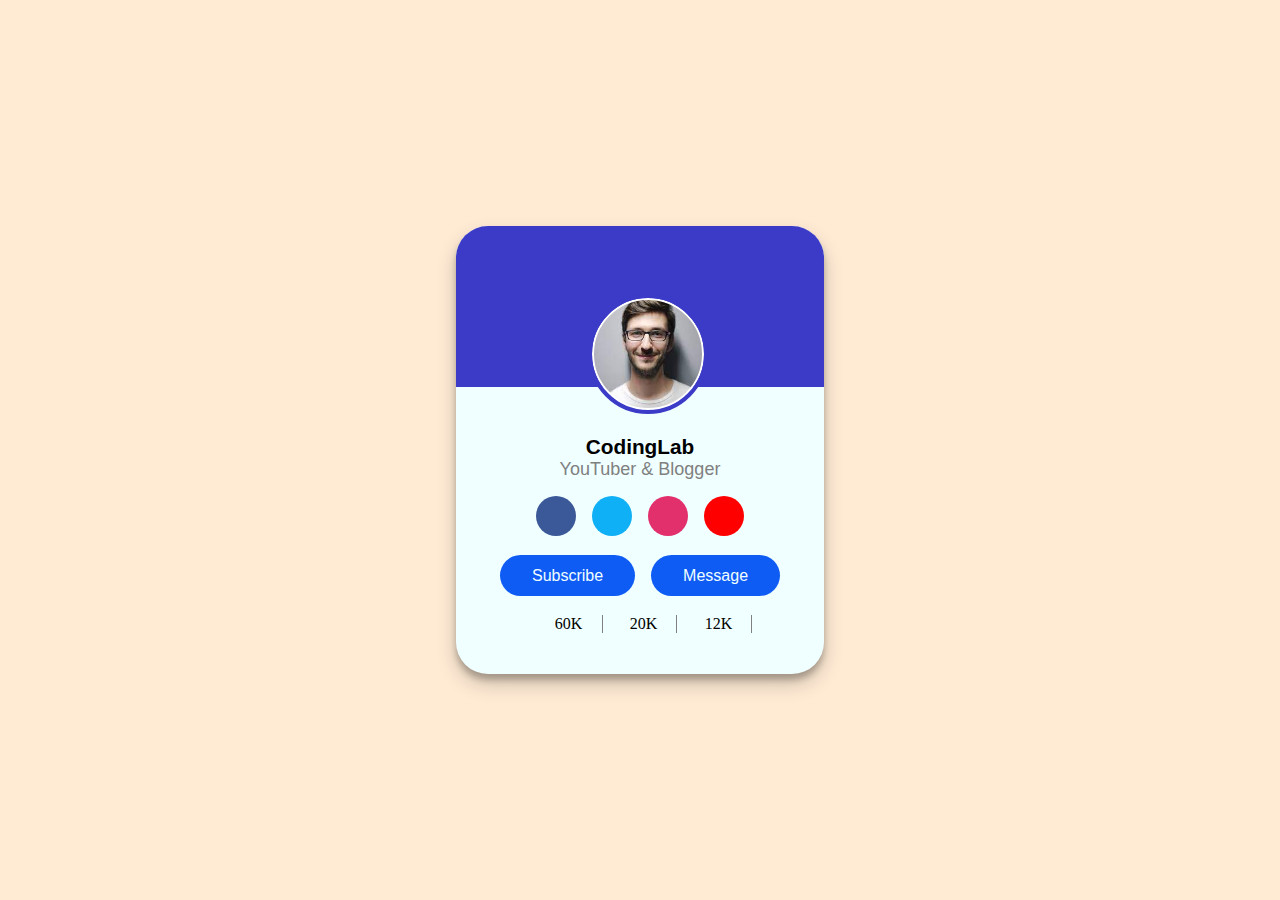
<file: Project1/index.html>
<!DOCTYPE html>
<html lang="en">
<head>
    <meta charset="UTF-8">
    <meta name="viewport" content="width=device-width, initial-scale=1.0">
    <title>Document</title>
    <link rel="stylesheet" href="style.css">
    <link rel="stylesheet" href="https://cdnjs.cloudflare.com/ajax/libs/font-awesome/6.4.2/css/all.min.css" integrity="sha512-z3gLpd7yknf1YoNbCzqRKc4qyor8gaKU1qmn+CShxbuBusANI9QpRohGBreCFkKxLhei6S9CQXFEbbKuqLg0DA==" crossorigin="anonymous" referrerpolicy="no-referrer" />

</head>
<body>
    <div class="maincontainer">
        <div class="cardbox">
            <div class="header">
                <div class="profilepicbox">
                </div> 
            </div>
            <div class="about">
                <p id =aboutname>CodingLab</p>
                <p id =aboutwork>YouTuber & Blogger</p>
            </div>

            <div class="logos">
               <div class="logo1">
                <i class="fa-brands fa-facebook-f" style="color: #ffffff;"></i>
               </div>
               <div class="logo2">
                <i class="fa-brands fa-twitter" style="color: #ffffff;"></i>
               </div>
               <div class="logo3">
                <i class="fa-brands fa-instagram" style="color: #ffffff;"></i>
               </div>
               <div class="logo4">
                <i class="fa-brands fa-youtube" style="color: #ffffff;"></i>
               </div>
            </div>

            <div class="buttons">
                <button>Subscribe</button>
                <button>Message</button>
            </div>

            <div class="engagements">
                <div class="likes">
                    <div class="box">
                        <i class="fa-regular fa-heart"></i>
                        <p>60K</p>
                    </div>
                </div>
                <div class="comments">
                    <div class="box">
                        <i class="fa-regular fa-comment"></i>
                        <p>20K</p>
                    </div>
                </div>
                <div class="shares">
                    <div class="box">
                        <i class="fa-solid fa-share"></i>
                        <p>12K</p>
                    </div>
                </div>  
            </div>
        </div>
    </div>
    
</body>
</html>
</file>
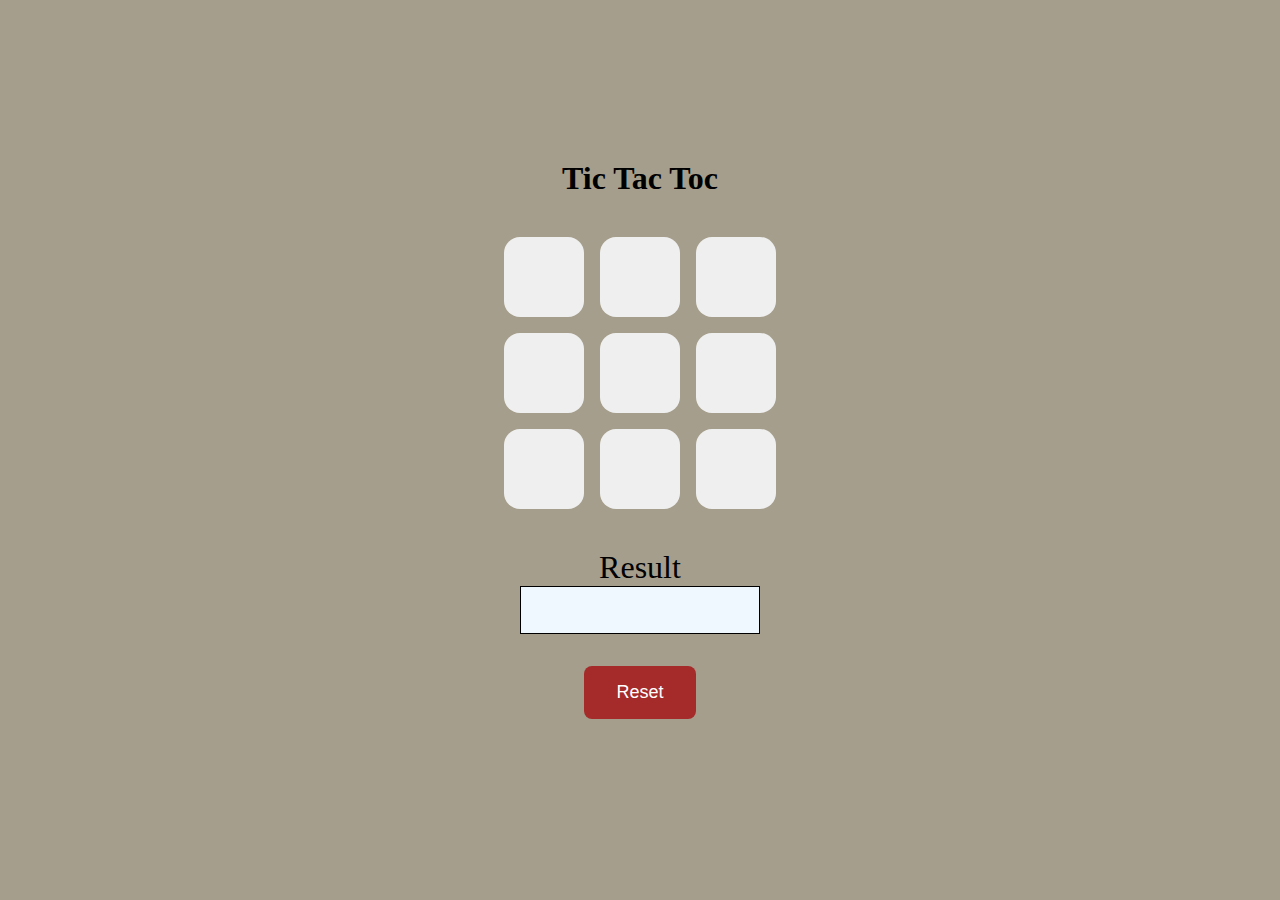
<file: Project10/index.html>
<!DOCTYPE html>
<html lang="en">
<head>
    <meta charset="UTF-8">
    <meta name="viewport" content="width=device-width, initial-scale=1.0">
    <title>Tic-Tac-Toe Game</title>
    <link rel="stylesheet" href="style.css">
</head>
<body>

    <div class="maincontainer">
        <h1>Tic Tac Toc</h1>
        <div class="boxes">
            <button class="box"></button>
            <button class="box"></button>
            <button class="box"></button>
            <button class="box"></button>
            <button class="box"></button>
            <button class="box"></button>
            <button class="box"></button>
            <button class="box"></button>
            <button class="box"></button>
        </div>
        <div class="display">
            <p id="result">Result</p>
            <div id="winner"></div>
        </div>
        

        <button id="reset">Reset</button>

    </div>
    






    <script src="script.js"></script>
</body>
</html>
</file>
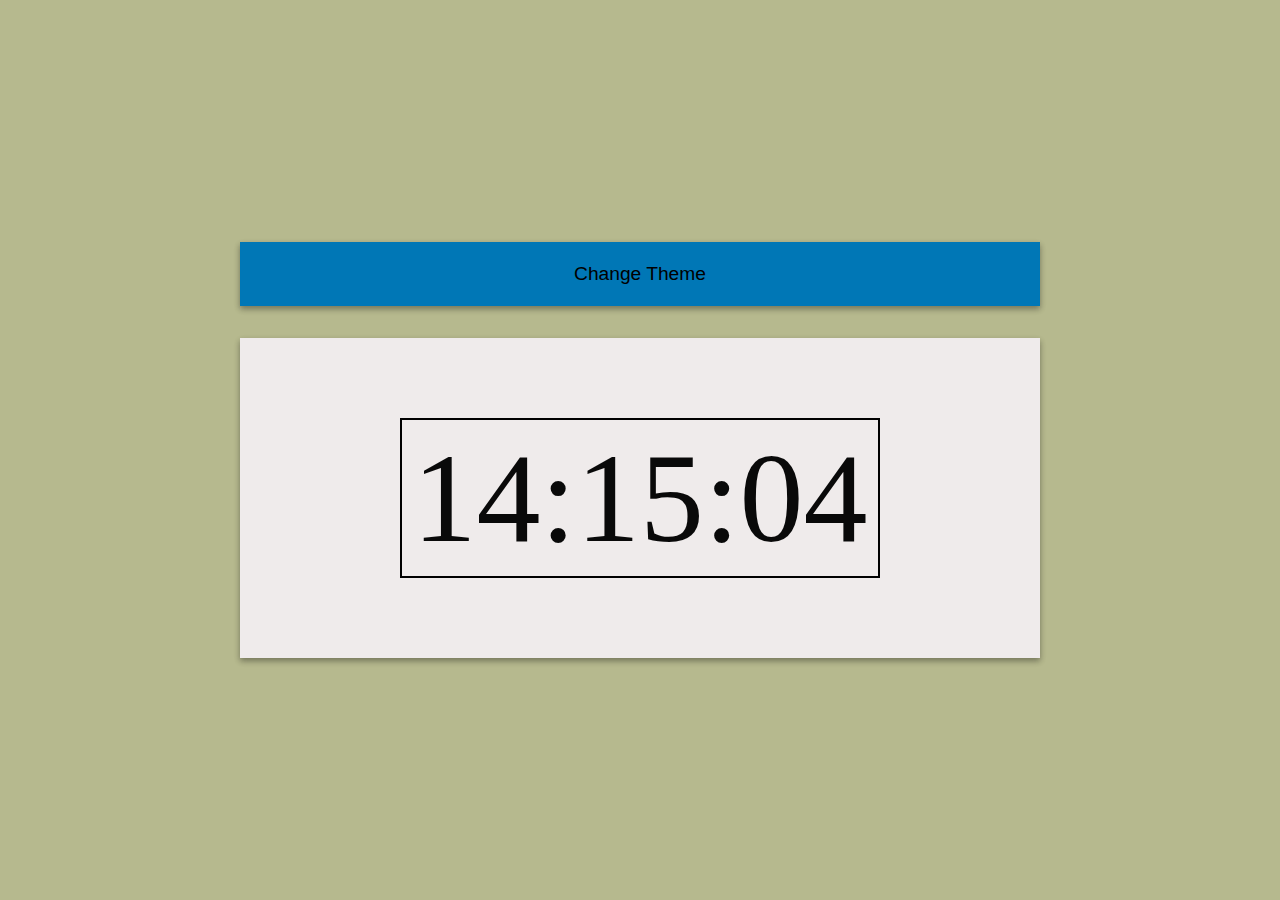
<file: Project11/index.html>
<!DOCTYPE html>
<html lang="en">
<head>
    <meta charset="UTF-8">
    <meta name="viewport" content="width=device-width, initial-scale=1.0">
    <title>Digital Clock</title>
    <link rel="stylesheet" href="style.css">
</head>
<body>
    <div class="maincontainer">
        <button id="theme">Change Theme</button>
        <div class="clockContainer">
            <div class="clock">
            
            </div>
        </div>
        

    </div>

    
    <script src="script.js"></script>
</body>
</html>
</file>
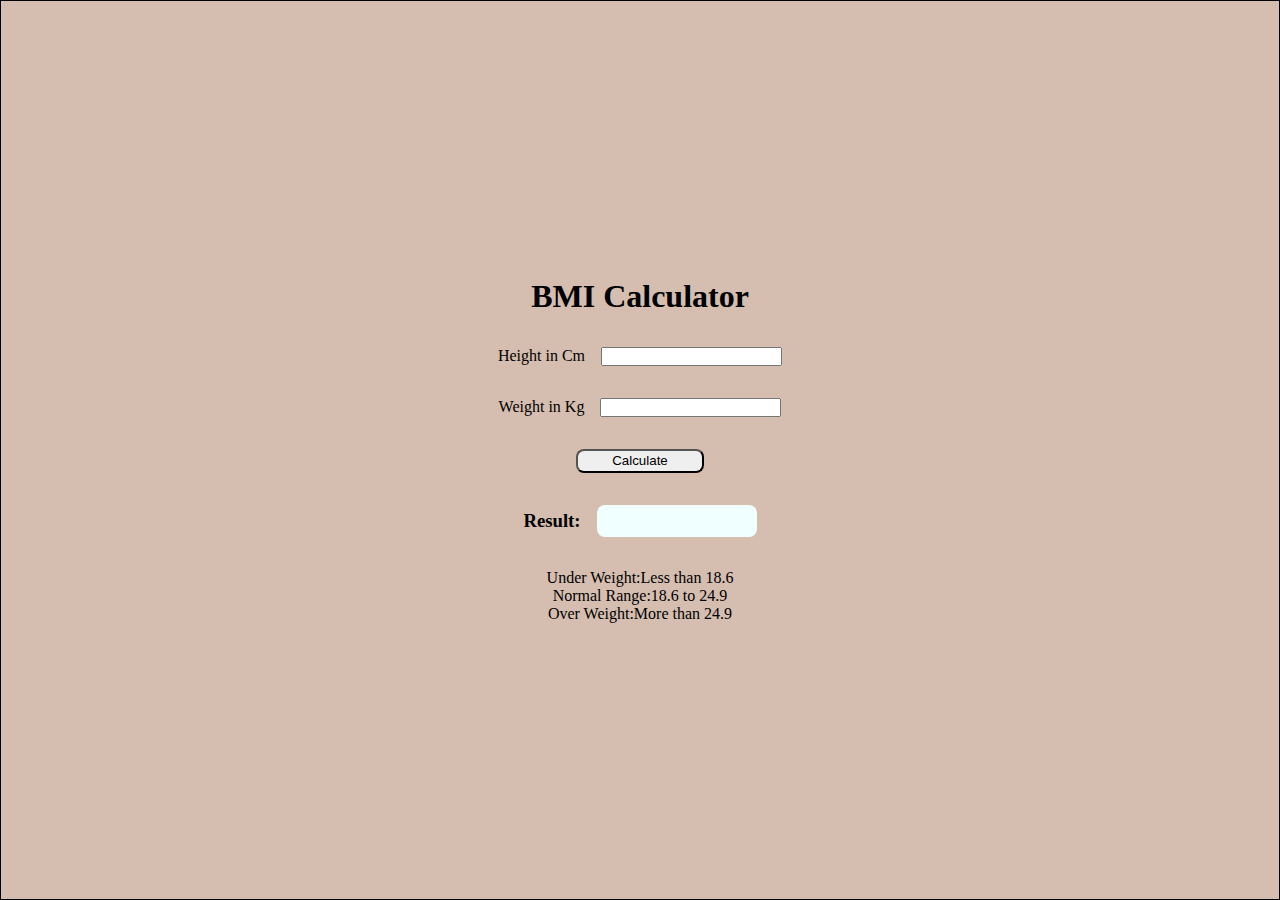
<file: Project12/index.html>
<!DOCTYPE html>
<html lang="en">
<head>
    <meta charset="UTF-8">
    <meta name="viewport" content="width=device-width, initial-scale=1.0">
    <title>Document</title>
    <link rel="stylesheet" href="style.css">
</head>
<body>
    <div class="maincontainer">
       
        <h1>BMI Calculator</h1>
        <div class="height">
            <p id="heightTitle">Height in Cm</p>
            <input type="text" id="heightInput">
        </div>

        <div class="weight">
            <p id="weightTitle">Weight in Kg</p>
            <input type="text" id="weightInput">
        </div>

        <button id="calculate" >Calculate</button>

        <div class="result">
            <h3>Result:</h3>
            <div id="resultbox"></div>
        </div>

        <div class="WeightGuide">
            <p>Under Weight:Less than 18.6</p> 
            <p>Normal Range:18.6 to 24.9</p> 
            <p>Over Weight:More than 24.9</p>
        </div>
    </div>


    <script src="script.js"></script>
</body>
</html>
</file>
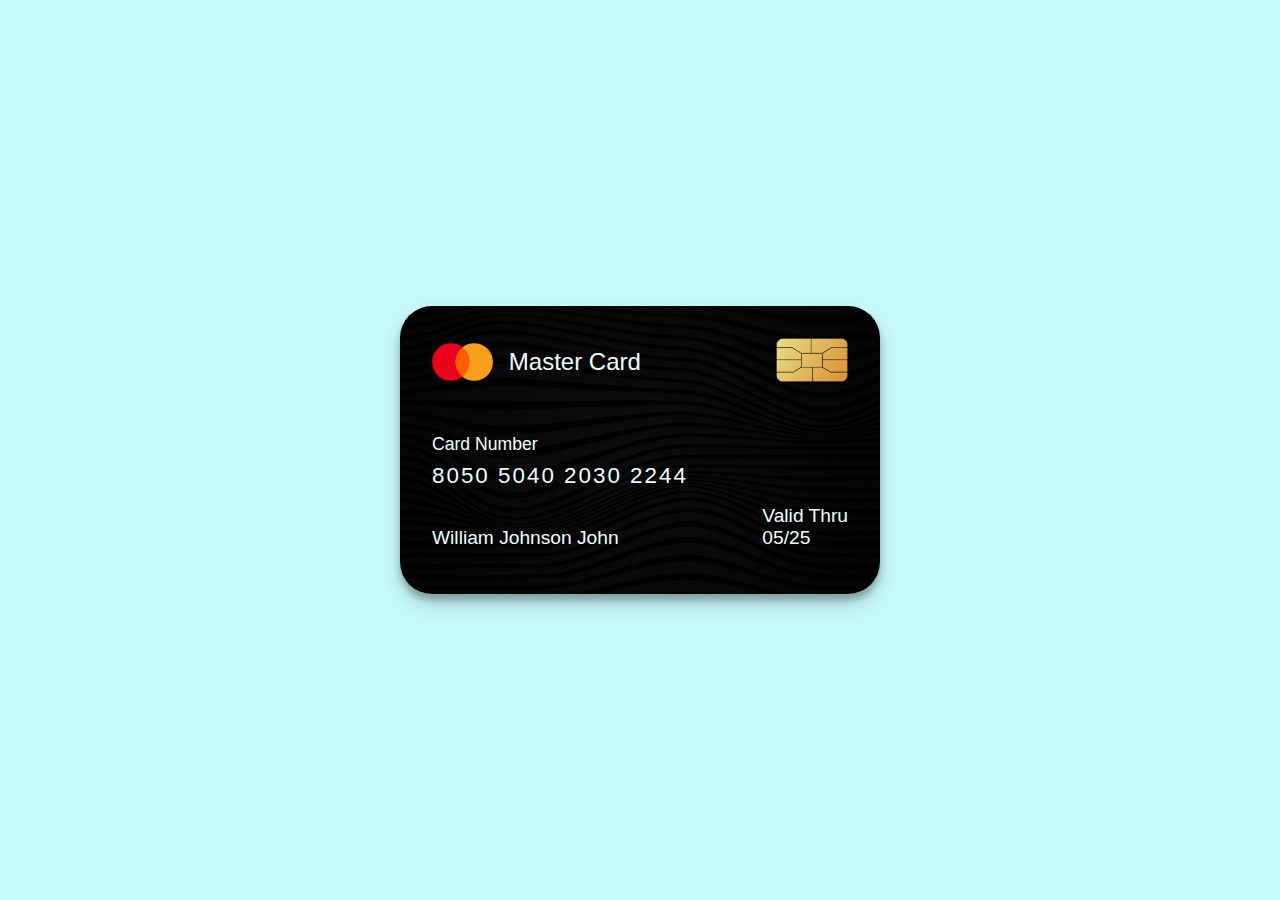
<file: Project2/index.html>
<!DOCTYPE html>
<html lang="en">
<head>
    <meta charset="UTF-8">
    <meta name="viewport" content="width=device-width, initial-scale=1.0">
    <title>ATM Card</title>
    <link rel="stylesheet" href="style.css">
</head>
<body>
    <div class="maincontainer">
        <div class="card">
            <div class="head">

                <div class="logo">
                    <img src="logo.png" alt="logo" id="logoimage">
                    <p>Master Card</p>
                </div>
                <div class="chip">
                    <img src="chip.png" alt="ChipImage" id =chipimage>
                </div>

            </div>

            <div class="middle">
                <p id="cardnumtext">Card Number</p>
                <p id="cardnum"> 8050  5040  2030  2244</p>
            </div>

            <div class="bottom">
                <div class="cardholdername">
                    <p id="name">William Johnson John</p>
                </div>

                <div class="card-valid">
                    <p>Valid Thru</p>
                    <p>05/25</p>
                </div>
            </div>


        </div>
    </div>
</body>
</html>
</file>
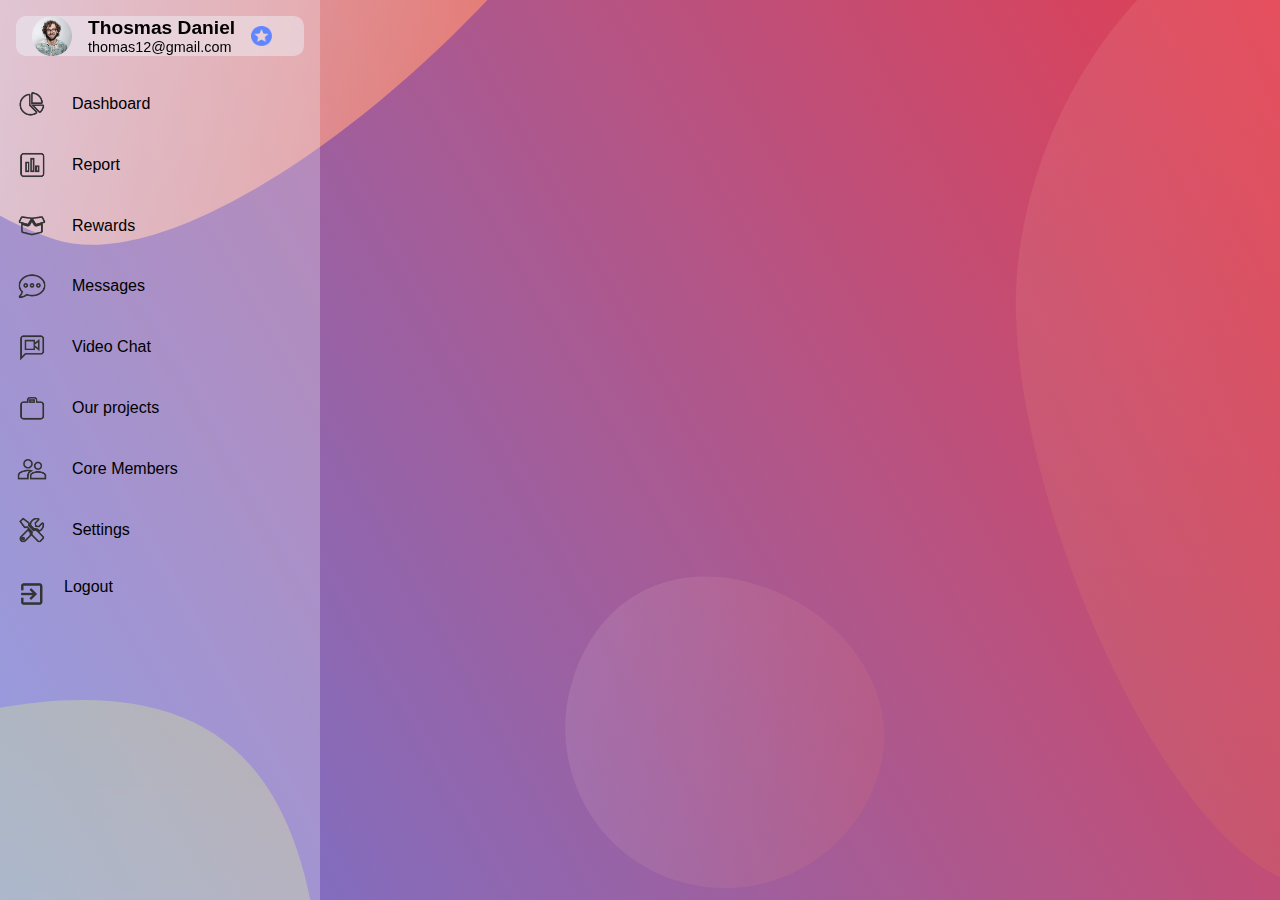
<file: Project3/index.html>
<!DOCTYPE html>
<html lang="en">
<head>
    <meta charset="UTF-8">
    <meta name="viewport" content="width=device-width, initial-scale=1.0">
    <title>Document</title>
    <link rel="stylesheet" href="style.css">
</head>
<body>
    <div class="maincontainer">
        <div class="sidebar">
            <div class="user">
                <img src="images/user.png" alt="User" id="userphoto"> 
                <div class="username">
                    <p id =name>Thosmas Daniel</p>
                    <p id="email">thomas12@gmail.com</p>
                </div>
                <img src="images/star.png" alt="star" id="star">
            </div>

            <ul>
                <li>
                    <img src="images/dashboard.png" alt="dashboard">
                    <p>Dashboard</p>
                </li>
                <li>
                    <img src="images/reports.png" alt="report">
                    <p>Report</p>
                </li>
                <li>
                    <img src="images/rewards.png" alt="reward">
                    <p>Rewards</p>
                </li>
                <li>
                    <img src="images/messages.png" alt="message">
                    <p>Messages</p>
                </li>
                <li>
                    <img src="images/video-chat.png" alt="videochat">
                    <p>Video Chat</p>
                </li>
                <li>
                    <img src="images/projects.png" alt="projects">
                    <p>Our projects</p>
                </li>
                <li>
                    <img src="images/members.png" alt="coremembers">
                    <p>Core Members</p>
                </li>
                <li>
                    <img src="images/setting.png" alt="settings">
                    <p>Settings</p>
                </li>
            </ul>

            <div class="logout">
                <img src="images/logout.png" alt="logout">
                <p>Logout</p>
            </div>
        </div>
    </div>
    
</body>
</html>
</file>
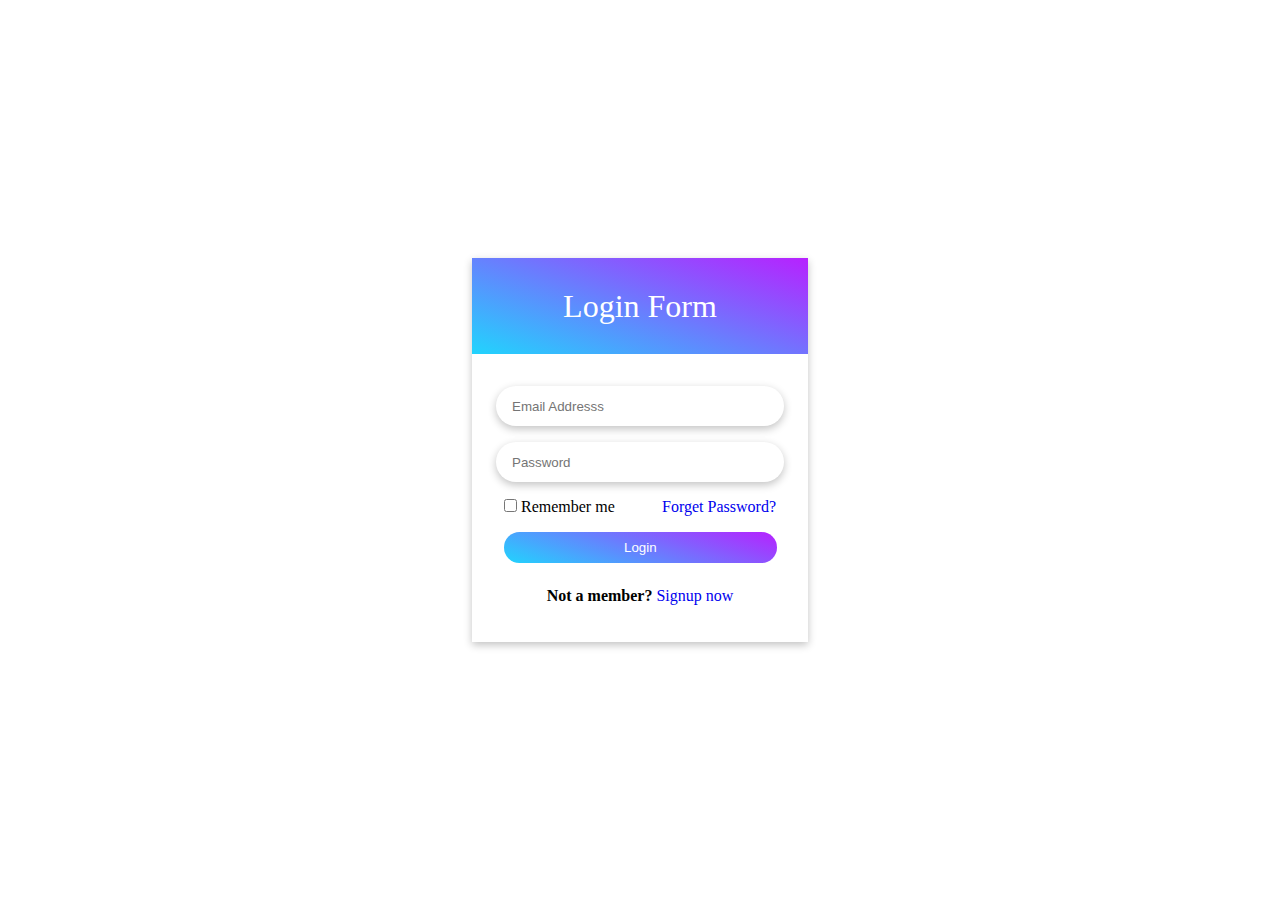
<file: Project4/index.html>
<!DOCTYPE html>
<html lang="en">
<head>
    <meta charset="UTF-8">
    <meta name="viewport" content="width=device-width, initial-scale=1.0">
    <title>Login Form</title>
    <link rel="stylesheet" href="style.css">
</head>
<body>

    <div class="maincontainer">
        <div class="box">
            <div class="header">
                <p>Login Form</p>
            </div>
             <div class="credentials">
                <input type="text" placeholder="Email Addresss">
                <input type="text" placeholder="Password" >
            </div> 

            <div class="forgetpassword"> 
                <div class="checkbox">
                    <input type="checkbox" id="rememberme">
                    <label for="rememberme">Remember me</label>
                </div>
                <div class="forget">
                    <a href="#">Forget Password?</a>
                </div>
            </div> 
            <button id="login">Login</button>

            <div class="signup">
                <p>Not a member? <a href="#">Signup now</a></p>
            </div>
        </div>
    </div>
    
</body>
</html>
</file>
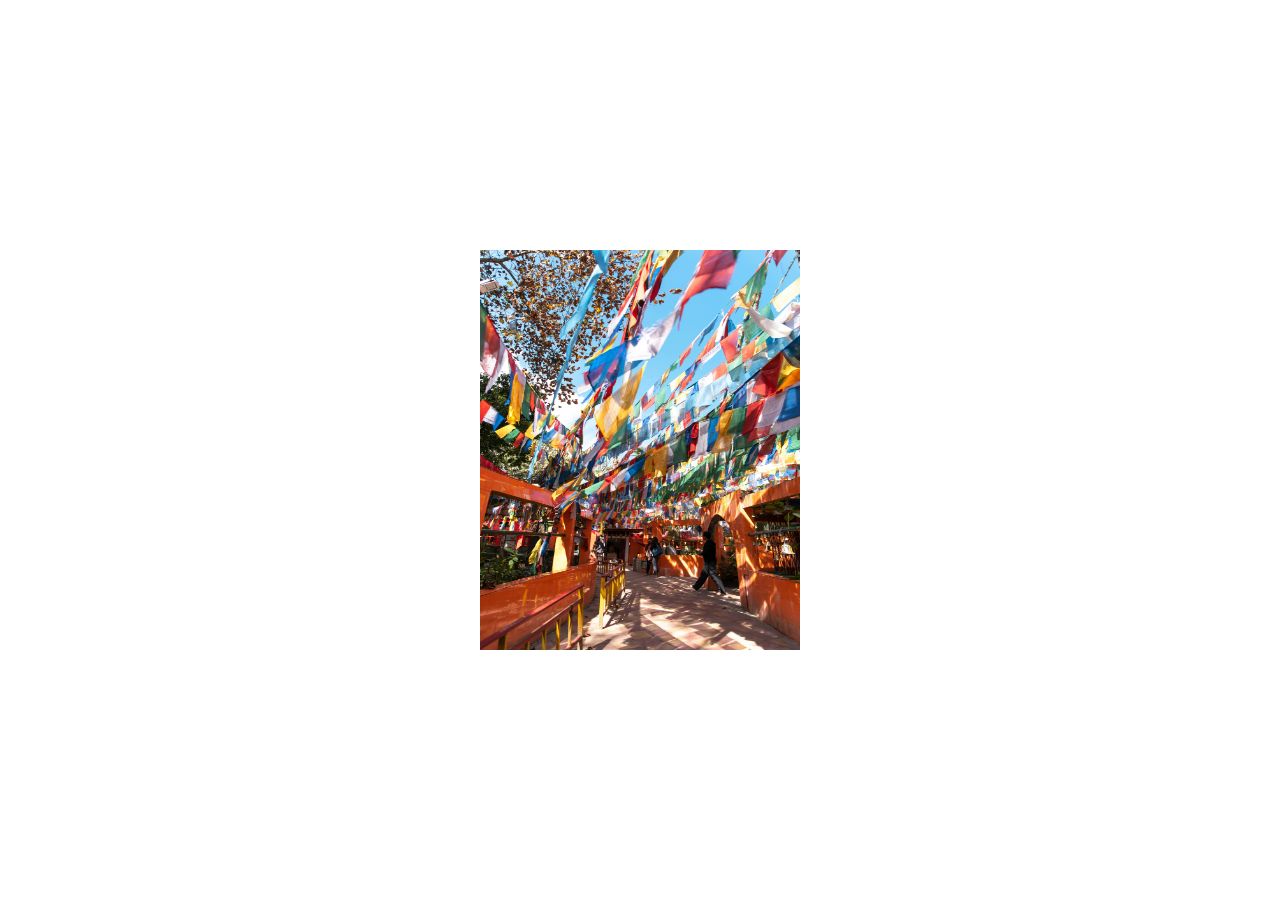
<file: Project6/index.html>
<!DOCTYPE html>
<html lang="en">
<head>
    <meta charset="UTF-8">
    <meta name="viewport" content="width=device-width, initial-scale=1.0">
    <title>Animation Card</title>
    <link rel="stylesheet" href="style.css">
</head>
<body>
    <div class="maincontainer">
        <div class="card">
            <div class="mainface">
                <img src="claire-kelly-OUcKtVbZBVI-unsplash.jpg" alt="mainface_Image">
            </div>
            <div class="description">
                    <h2>DARJEELING</h2>
                    <p>Darjeeling, in the Himalayan foothills of West Bengal, India, is celebrated for its breathtaking scenery, renowned tea plantations, and a rich blend of cultures, offering visitors a unique and enchanting experience.</p>
                    <button>Visit Now</button>
            </div>

        </div>
        
    </div>
    
</body>
</html>
</file>
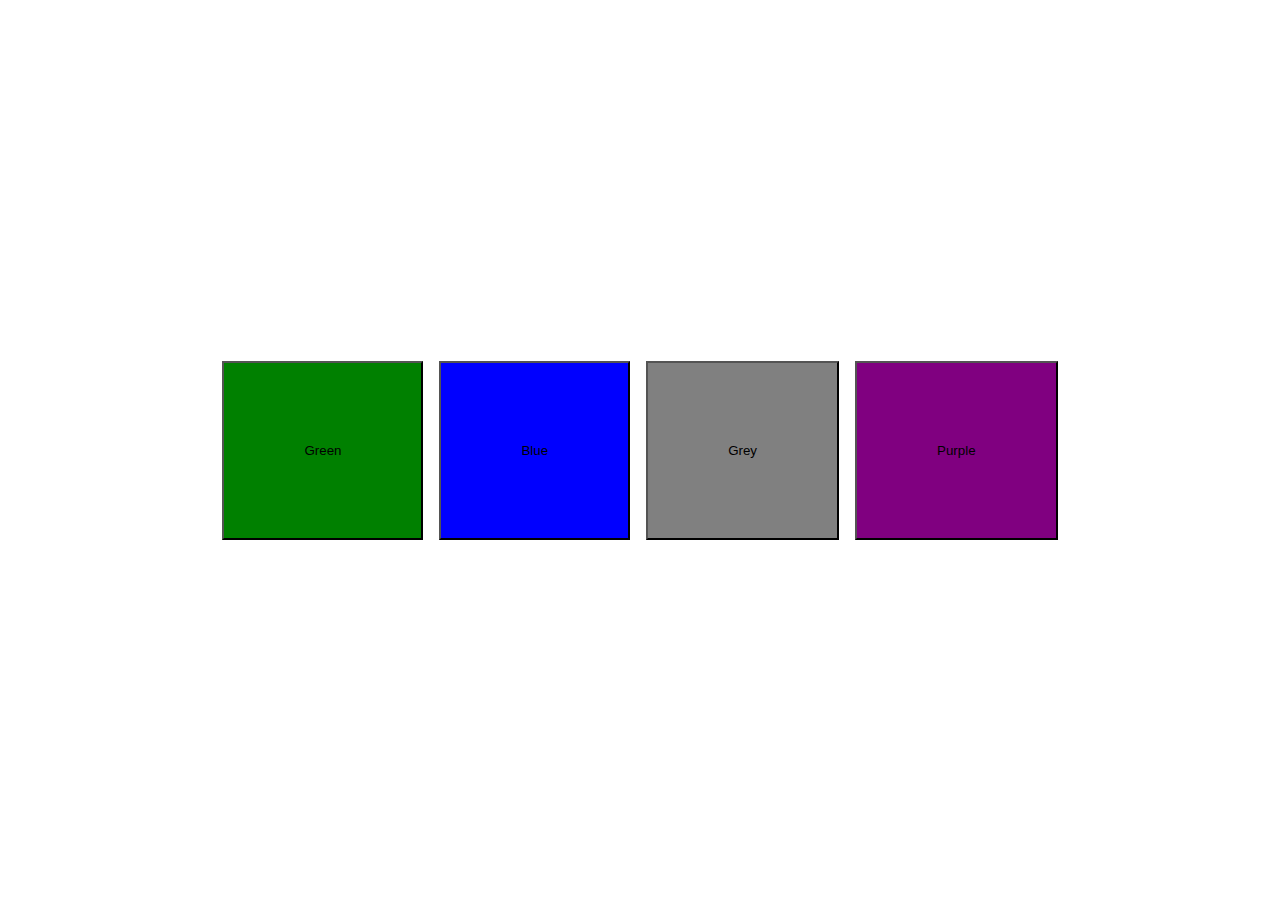
<file: Project7/index.html>
<!DOCTYPE html>
<html lang="en">
<head>
    <meta charset="UTF-8">
    <meta name="viewport" content="width=device-width, initial-scale=1.0">
    <title>Document</title>
    <link rel="stylesheet" href="style.css">
</head>
<body>
    <div class="div1">
        <button class="buttons" id="green">Green</button>
        <button class="buttons" id="blue">Blue</button>
        <button class="buttons" id="grey">Grey</button>
        <button class="buttons" id="purple">Purple</button>
    </div>
    
    


    <script src="index.js"></script>
</body>
</html>
</file>
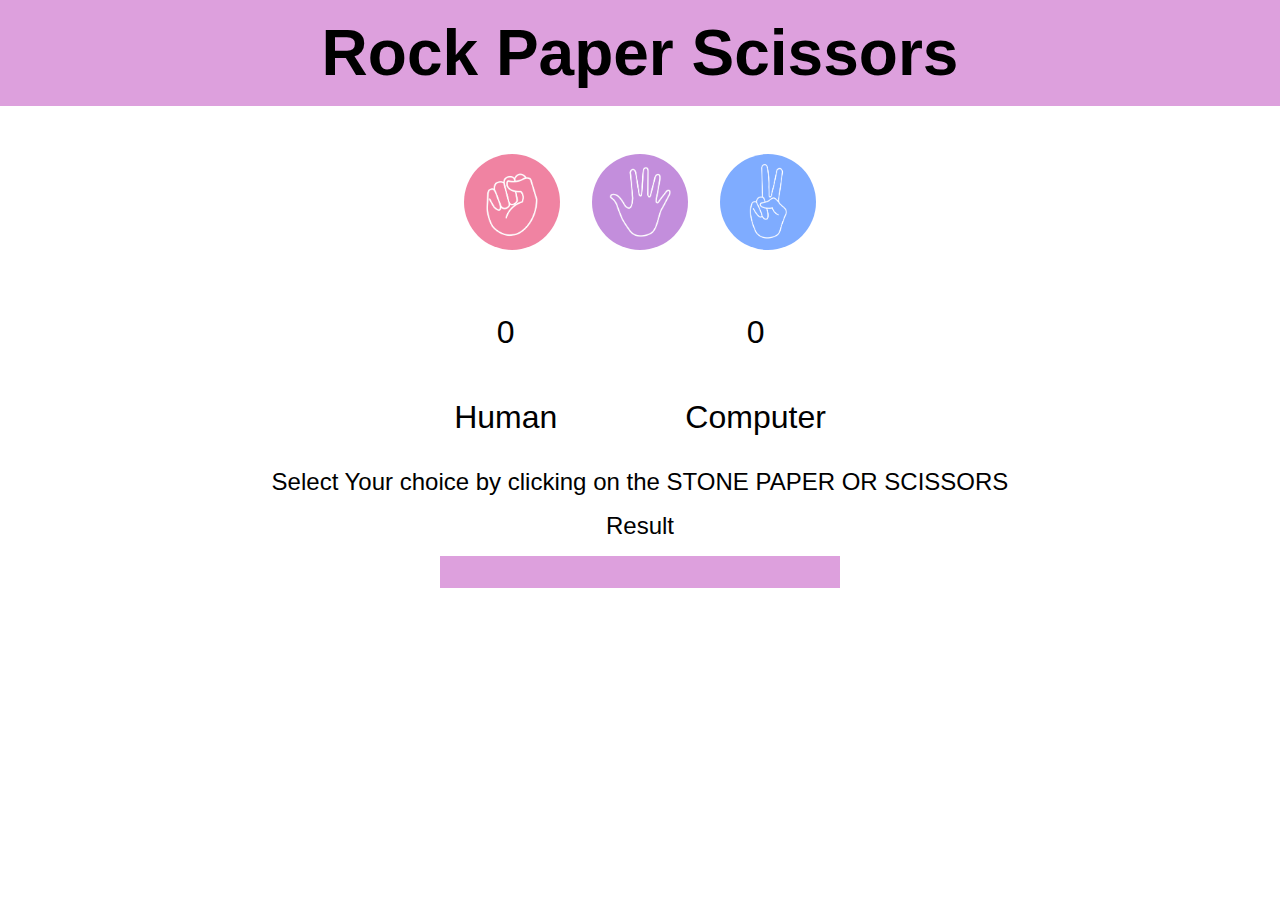
<file: Project8/index.html>
<!DOCTYPE html>
<html lang="en">
<head>
    <meta charset="UTF-8">
    <meta name="viewport" content="width=device-width, initial-scale=1.0">
    <title>Document</title>
    <link rel="stylesheet" href="style.css">
</head>
<body>

    <div class="maincontainer">
        <h1 id="heading">Rock Paper Scissors</h1>
        <div class="selectOptions">
            <img src="rock.png" alt="rock" class="choice" id="rock">
            <img src="paper.png" alt="paper" class="choice" id="paper">
            <img src="scissors.png" alt="scissors" class="choice" id="scissor">
        </div>

        <div class="score">
            <div class="human">
                <p id="human_Score">0</p>
                <p>Human</p>
            </div>
            <div class="computer">
                <p id="computer_Score">0</p>
                <p>Computer</p>
            </div>
        </div>

        <div class="result">
            <p>Select Your choice by clicking on the STONE PAPER OR SCISSORS </p>
            <p>Result <p id="display"></p></p>
        </div>
       
    </div>
    <script src="script.js"></script>
</body>
</html>
</file>
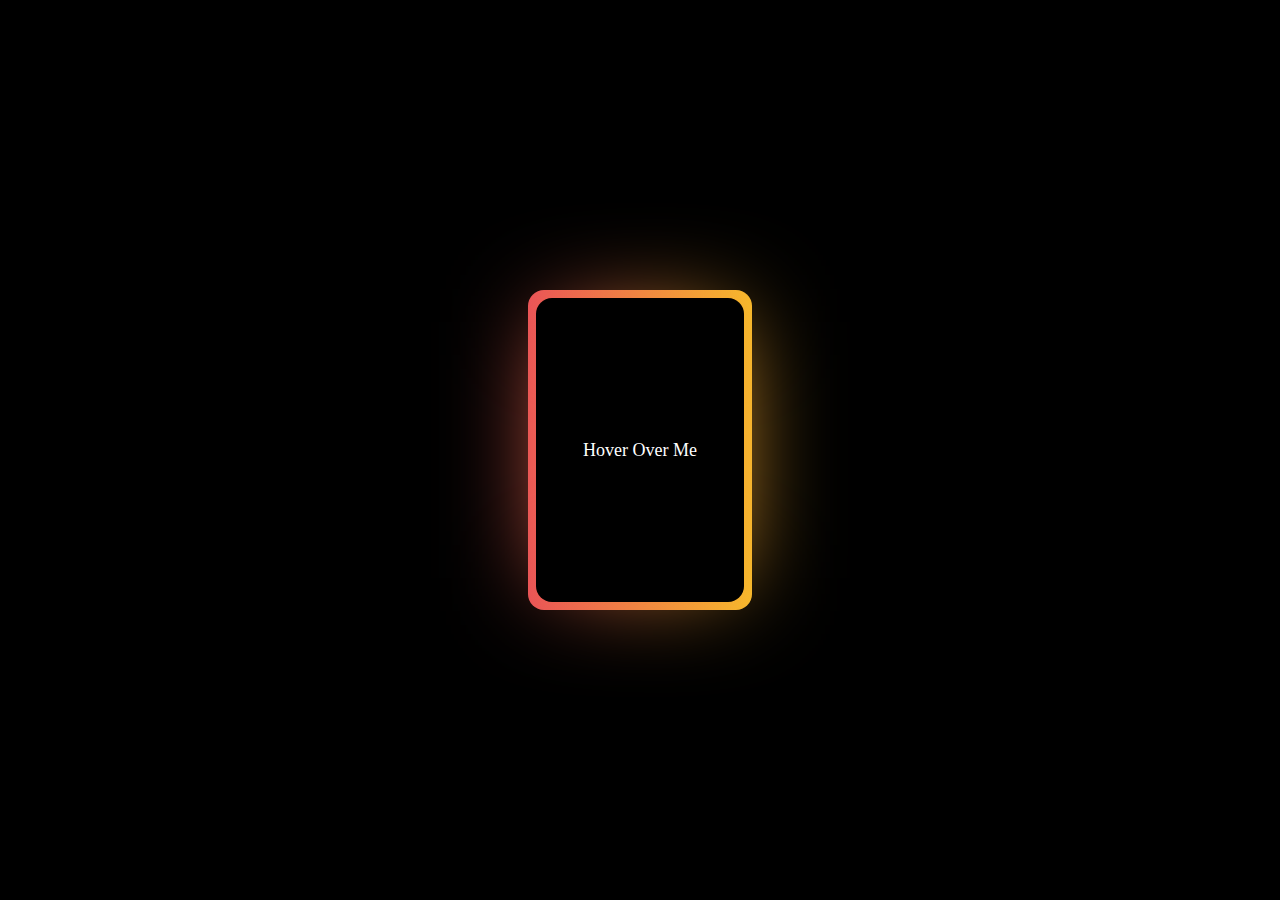
<file: Project9/index.html>
<!DOCTYPE html>
<html lang="en">
<head>
    <meta charset="UTF-8">
    <meta name="viewport" content="width=device-width, initial-scale=1.0">
    <title>Document</title>
    <link rel="stylesheet" href="style.css">
</head>
<body>
    <div class="maincontainer">
        <div class="boxBackground">
            <div class="box">
                <p>Hover Over Me</p>
            </div>
        </div>
        </div>
    </div>
    
</body>
</html>
</file>
<file: Project1/style.css>
*{
    margin: 0;
    padding: 0;
    box-sizing: border-box;

}

body{
    width: 100%;
    height: 100%;
}

.maincontainer{
    height: 100vh;
    width: 100vw;
    background-color: rgba(255, 172, 71, 0.236);
    display: flex;
    justify-content: center;
    align-items: center;
}
.cardbox{
    height: 28rem;
    width: 23rem;
    border-radius: 2rem;
    background-color: azure;
    box-shadow: 0 10px 20px rgba(0,0,0,0.19), 0 6px 6px rgba(0,0,0,0.23);
}

.header{
    background-color: rgb(59, 59, 200);
    height: 36%;
    width: 100%;
    border-top-right-radius:2rem ;
    border-top-left-radius:2rem ;
}
.profilepicbox{
    position: relative;
    height: 7rem;
    width: 7rem;
    padding: 8px;
    border-radius: 50%;
    background-image: url(download.jpg);
    background-size: cover;
    background-position: center;
    border: 2px solid white;
    outline: 4px solid rgb(59, 59, 200);;
    left: 8.5rem;
    top:4.5rem
}   

.about{
    margin-top: 3rem
}
#aboutname{
    text-align: center;
    font-family: 'Segoe UI', Tahoma, Geneva, Verdana, sans-serif;
    font-size: 1.3rem;
    font-weight: bold;
}
#aboutwork{
    text-align: center;
    font-family: 'Segoe UI', Tahoma, Geneva, Verdana, sans-serif;
    color: grey;
    font-size: large    ;
}

.logos{
    margin-top: 1rem;
    display: flex;
    justify-content: center;
    gap: 1rem;

}

.logo1{
    height:2.5rem;
    width: 2.5rem;
    border-radius: 1.75rem;
    background-color: #3b5998;
    display: flex;
    justify-content: center;
    align-items: center;
    transition: all;
}
.logo1:hover{
    transform: scale(1.1);
    cursor: pointer;
}
.logo2{
    height:2.5rem;
    width: 2.5rem;
    border-radius: 1.75rem;
    background-color: #0fb0f5;
    display: flex;
    justify-content: center;
    align-items: center;
    transition: all;
}
.logo2:hover{
    transform: scale(1.1);
    cursor: pointer;
}
.logo3{
    height:2.5rem;
    width: 2.5rem;
    border-radius: 1.75rem;
    background-color: #E1306C;
    display: flex;
    justify-content: center;
    align-items: center;
    transition: all;
}
.logo3:hover{
    transform: scale(1.1);
    cursor: pointer;
}
.logo4{
    height:2.5rem;
    width: 2.5rem;
    border-radius: 1.75rem;
    background-color: #FF0000;
    display: flex;
    justify-content: center;
    align-items: center;
    transition: all;
}
.logo4:hover{
    transform: scale(1.1);
    cursor: pointer;
    
}


.buttons{
    display: flex;
    justify-content: center;
    align-items: center;
    gap: 1rem;
    margin: 1.2rem;
}
button{
    padding: 0.7rem 2rem;
    outline: none;
    border: none;
    border-radius: 2rem;
    background-color: #0f5cf5;
    color: azure;
    font-family: 'Segoe UI', Tahoma, Geneva, Verdana, sans-serif;
    font-size: medium;
    cursor: pointer;
}
button:hover{
    background-color: #21077d;
}


.engagements{
    display: flex;
    justify-content: center;
    align-items: center;
}
.box{
    display: flex;
    justify-content:center;
    align-items: center;
    gap: 0.5rem;
    padding-left: 1.2rem;
    padding-right: 1.2rem;
    border-right: 1px solid grey;
}
</file>
<file: Project10/style.css>
*{
    margin: 0;
    padding: 0;
    box-sizing: border-box;
}

body{
    height: 100%;
    width: 100%;
}

.maincontainer{
    padding-top: 10rem;
    height: 100vh;
    width: 100vw;
    background-color: #A59E8C;
    display: flex;
    flex-direction: column;
    align-items: center;
    gap: 2rem;
}

.boxes{
   width: 20rem;
   height: 18rem;
   display: flex;
   justify-content: center;
   align-items: center;
   flex-wrap: wrap;
   column-gap: 1rem;
   
}

.box{
    height: 5rem;
    width: 5rem;
    border-radius: 1rem;
    border: none;
    font-size: 3rem;
    color: brown;

}
.box:hover{
    cursor: pointer;
}

.display{
    display: flex;
    flex-direction: column;
    justify-content: center;
    align-items: center;
}
#result{
    font-size: 2rem;
}
#winner{
    height: 3rem;
    width: 15rem;
    border: 1px solid black;
    display: flex;
    justify-content: center;
    align-items: center;
    font-size: 2rem;
    background-color: aliceblue;
}

#reset{
    padding: 1rem 2rem;
    background-color: brown;
    color: white;
    font-size: large;
    border: none;
    border-radius: 0.5rem;
}
#reset:hover{
    cursor: pointer;
}
</file>
<file: Project11/style.css>
*{
    margin: 0;
    padding: 0;
    box-sizing: border-box;
}

body{
    height: 100%;
    width: 100%;
}

.maincontainer{
    background-color: rgba(94, 99, 5, 0.45);
    height: 100vh;
    width: 100vw;
    display: flex;
    flex-direction: column;
    justify-content: center;
    align-items: center;
    gap: 2rem;
}

#theme{
    width: 50rem;
    height: 4rem;
    background-color: #0077b6;
    border: none;
    outline: none;
    box-shadow: 0 3px 6px rgba(0,0,0,0.16), 0 3px 6px rgba(0,0,0,0.23);
    font-size: larger;
    cursor: pointer;
}

.clockContainer{
    width: 50rem;
    height: 20rem;
    background-color: rgb(239, 235, 235);
    box-shadow: 0 3px 6px rgba(0,0,0,0.16), 0 3px 6px rgba(0,0,0,0.23);
    display: flex;
    justify-content: center;
    align-items: center;
}
.clock{
    height: 10rem;
    width: 30rem;
    border: 2px solid rgb(0, 0, 0);
    color: rgb(9, 9, 9);   
    display: flex;
    align-items: center;
    justify-content: center;
    font-size: 8rem; 
}
</file>
<file: Project12/style.css>
*{
    margin: 0;
    padding: 0;
    box-sizing: border-box;
    color: black;
}

body{
   height: 100%;
   width: 100%;
    
}

.maincontainer{
    background-color: #d5bdaf;
    border: 1px solid black;
    height: 100vh;
    width: 100vw;
    display: flex;
    flex-direction: column;
    justify-content: center;
    align-items: center;
    gap: 2rem;
    text-align: center;
}

.height{
    display: flex;
    gap: 1rem;
    text-align: center;
    
    
}

.weight{
    display: flex;
    gap: 1rem;
    text-align: center;

}

.result{
    display: flex;
    gap: 1rem;
    display: flex;
    justify-content: center;
    align-items: center;
}

#resultbox{
    height: 2rem;
    width: 10rem;
    background-color: azure;
    display: flex;
    justify-content: center;
    align-items: center;
    border-radius: 0.5rem;

}


button{
    color: black;
    width: 8rem;
    height: 1.5rem;
    border-radius: 0.5rem;
}
</file>
<file: Project2/style.css>
*{
    margin: 0;
    padding: 0;
    box-sizing: border-box;
    font-family: 'Segoe UI', Tahoma, Geneva, Verdana, sans-serif;
    
}
p{
    color: azure;
}

body{
    height: 100%;
    width: 100%;
}

.maincontainer{
    height: 100vh;
    width: 100vw;
    background-color: rgb(201, 250, 250);
    display: flex;
    justify-content: center;
    align-items: center;
}

.card{
    height: 18rem;
    width: 30rem;
    border-radius: 2rem;
    background-image: url(bg.png);
    background-size: contain;
    box-shadow: 0 10px 20px rgba(0,0,0,0.19), 0 6px 6px rgba(0,0,0,0.23);
}

.head{
    padding: 2rem;
    display: flex;
    justify-content: space-between;
    align-items: center;
    
}
.logo{
    display: flex;
    justify-content: space-between;
    align-items: center;
    gap: 1rem;
}
.logo>p{
    font-size: 1.5rem;
}
#logoimage{
    width: 3.8rem;
}
#chipimage{
    width: 4.5rem;
}

.middle{
    padding-left: 2rem;
    padding-top: 1rem;
}

#cardnumtext{
    font-size: 1.1rem;
}
#cardnumtext:hover{
    color: goldenrod;
}
#cardnum{
    margin-top: 0.5rem;
    font-size: 1.4rem;
    letter-spacing: 2px;
}
#cardnum:hover{
    color: goldenrod;
}


.bottom{
    display: flex;
    justify-content: space-between;
    align-items:end;
    padding-left: 2rem;
    padding-right: 2rem;
    margin-top: 1rem;
}

.cardholdername{
    font-size: 1.2rem;
}

.card-valid{
    display: flex;
    flex-direction: column;
    font-size: 1.2rem;
}

#name:hover{
    color: rgba(255, 0, 0, 0.741);
}
</file>
<file: Project3/style.css>
*{
    margin: 0;
    padding: 0;
    box-sizing: border-box;
    font-family: 'Segoe UI', Tahoma, Geneva, Verdana, sans-serif;
}

body{
    width: 100%;
    height: 100%;
}

.maincontainer{
    height: 100vh;
    width: 100vw;
    background-image: url(images/background.png);
    background-position: center;
}

.sidebar{
    max-width: 4rem;
    height: 100vh;
    padding-top: 1rem;
    background-color: rgba(240, 248, 255, 0.288);
    display: flex;
    flex-direction: column;
    gap: 2rem;
    overflow: hidden;
    transition: max-width 0.3s linear;
    
}

.sidebar:hover{
    max-width: 20rem;
    
    cursor: pointer;

}

.user{
    border-radius: 10px;
    padding-left: 1rem;
    display: flex;
    justify-content: flex-start;
    align-items: center;
    gap: 1rem;
    backdrop-filter: blur(1rem);
    transition: all 0.2s linear;
    
}
.sidebar:hover .user{
     width: 18rem;
     margin-left: 1rem;
     background-color: rgba(240, 248, 255, 0.427);
}

.user #userphoto{
    width: 2.5rem;
    height: 2.5rem;
    border-radius: 2rem;
}
.user #star{
    width: 1.3rem;
    height: 1.3rem;
}
.username #name{
    font-weight: bold;
    font-size: 1.2rem;
}
.username #email{
    font-size: 0.9rem;
}

/* ---------------------------------------------------------------------------- */
ul{
    display: flex;
    flex-direction: column;
    justify-content: flex-start;
    align-items: flex-start;
    gap: 1.8rem;
}
li{
    padding-left: 1rem;
    display: flex   ;
    justify-content: flex-start;
    align-items: center;
    gap: 1.5rem;
    line-height: 1.5rem;
}
li:hover{
    color: blueviolet;
    
}
li>p{
    width: 10rem;
}
li>img{
    width: 2rem;
    height: 2rem;
}



/* ---------------------------------------------------------------------------------- */
.logout{
    padding-left: 1rem;
    display: flex;
    gap: 1rem;

}
.logout>img{
    width: 2rem;
    height: 2rem;
}
</file>
<file: Project4/style.css>
*{
    margin: 0;
    padding: 0;
    box-sizing: border-box;
}
body{
    width: 0;
    height: 0;
}

.maincontainer{
    width: 100vw;
    height: 100vh;
    background-color:rgb(255, 255, 255);
    display: flex;
    justify-content: center;
    align-items: center;
}

.box{
    height: 24rem;
    width: 21rem;
    box-shadow: rgba(0, 0, 0, 0.24) 0px 3px 8px;

    
}

.header{
    width: 100%;
    height: 25%;
    background-color: #21D4FD;
    background-image: linear-gradient(19deg, #21D4FD 0%, #B721FF 100%);    
    display: flex;
    justify-content: center;
    align-items: center;
}
.header p{
    color: white;
    font-size: 2rem
}
/* ------------------------------------------------------------------------------------------ */
.credentials{
    margin-top: 2rem;
    margin-left: 1rem;
    margin-right: 1rem;
    display: flex;
    flex-direction: column;
    justify-content: center;
    align-items: center;
    gap: 1rem;
}

.credentials > input{
    height: 2.5rem;
    width: 18rem;
    padding-left: 1rem;
    outline: none;
    border: none;
    border-radius: 2rem;
    box-shadow: rgba(0, 0, 0, 0.24) 0px 3px 8px;
    transition: all 0.2s;
}
.credentials > input:hover{
    transform: scale(1.01);
}

.forgetpassword{
    margin: 1rem 2rem;
    display: flex;
    justify-content: space-between;
}
.forget >a{
    text-decoration: none ;
}
.forget >a:hover{
    text-decoration: underline;
}
/* ------------------------------------------------------------------------------------------ */
#login{
    padding: 0.5rem 7.5rem;
    margin-left: 2rem;
    border-radius: 2rem;
    background-color: #21D4FD;
    background-image: linear-gradient(19deg, #21D4FD 0%, #B721FF 100%); 
    outline: none;
    border: none;
    text-align: center;
    color: white;
    transition: all 0.2s;
}
#login:hover{
    cursor: pointer;
    transform: scale(0.99);
}
/* ------------------------------------------------------------------------------------------ */
.signup{
    margin: 1.5rem 2rem;
    text-align: center;
}

.signup >p >a{
    text-decoration: none;
    font-weight: normal;
}
.signup >p{
    font-weight: bold;
}
</file>
<file: Project6/style.css>
*{
    margin: 0;
    padding: 0;
    box-sizing: border-box;
}

body{
    width: 100%;
    height: 100%;
}
.maincontainer{
    height: 100vh;
    width: 100vw;
    display: flex;
    justify-content: center;
    align-items: center;
}
.card{
    height: 25rem;
    width: 20rem;
    background-color: black;
    position: relative;
    overflow: hidden;
}

.mainface{
    height: 25rem;
    width: 20rem;
    background-color: bisque;
}
.mainface>img{
    height: 100%;
    width: 100%;
}

.description{
    height: 25rem;
    width: 20rem;
    background-color: rgba(0, 0, 0, 0.463);
    backdrop-filter: blur(3px);
    position: absolute;
    top: 0;
    left: 20rem;
    color: azure;
    display: flex;
    flex-direction: column;
    justify-content: center;
    align-items: center;
    text-align: center;
    gap: 4rem;
    transition: all 0.5s ease-out;
}

.description>p{
    max-width: 17rem;
}
.description>button{
    padding: 0.5rem 2rem;
    border-radius: 5rem;
    border: none;
    outline: none;
    background-color: rgb(255, 255, 255);
}
.description>button:hover{
    background-color: crimson;
    color: azure;
    cursor: pointer;
}

.card:hover .description{
    left: 0rem;

}
</file>
<file: Project7/style.css>
*{
    margin: 0;
    padding: 0;
    box-sizing: border-box;
}

body{
    height: 100%;
    width: 100%;
   
}

.div1{
    height: 100vh;
    width: 100vw;
    display: flex;
    justify-content: center;
    align-items: center;
    gap: 1rem;
}

.buttons{
    padding: 5rem;
    border: 3px soild black;
}
.buttons:hover{
    cursor: pointer;
}

#green{
    background-color: green;
}

#blue{
    background-color: blue;
}
#grey{
    background-color: grey;
}
#purple{
    background-color: purple;
}
</file>
<file: Project8/style.css>
*{
    margin: 0;
    padding: 0;
    box-sizing: border-box;
    font-family: 'Segoe UI', Tahoma, Geneva, Verdana, sans-serif;
}

body{
    width: 100%;
    height: 100%;
}

.maincontainer{
    height: 100vh;
    width: 100vw;
}

#heading{
    color: black;
    text-align: center;
    font-size: 4rem;
    background-color: #DDA0DD;
    padding: 1rem;
}

.selectOptions{
    padding-top: 3rem;
    display: flex;
    justify-content: center;
    gap: 2rem;
}

.choice{
    width: 6rem;
    height: 6rem;
    object-fit: cover;
    border-radius: 6rem;
}

.choice:hover{
    border: 3px solid black;
    cursor: pointer;
}



/* ----------------------------------------------------------------------------------- */

.score{
    display: flex;
    justify-content: center;
    padding: 2rem 0;
    gap: 8rem;
}

.human{
    display: flex;
    flex-direction: column;
    justify-content: center;
    align-items: center;
    gap: 1rem;
}
.human>p{
    font-size: 2rem;
}


.computer{
    display: flex;
    flex-direction: column;
    justify-content: center;
    align-items: center;
    gap: 1rem;
}

.computer>p{
    font-size: 2rem;
}

#human_Score{
    padding: 2rem;
}

#computer_Score{
    
    padding: 2rem;
}



/* ----------------------------------------------------------------------------------- */

.result{
    display: flex;
    flex-direction: column;
    justify-content: center;
    align-items: center;
    gap: 1rem;
}

.result>p{
    font-size: 1.5rem;
}

#display{
    width: 25rem;
    height: 2rem;
    background-color: #DDA0DD;
    text-align: center;

}
</file>
<file: Project9/style.css>
*{
    margin: 0;
    padding: 0;
    box-sizing: border-box;
}

.maincontainer{
    height: 100vh;
    width: 100vw;
    display: flex;
    justify-content: center;
    align-items: center;
    background-color: black;
}

.boxBackground{
    height: 20rem;
    width: 14rem;
    padding: 0.5rem;
    background-image:linear-gradient(to right , #ea5358 ,#f7ba2b ) ;
    border-radius: 1rem;
    display: flex;
    align-items: center;
    justify-content: center ;
    position: relative; 
    z-index: 1;

}
.boxBackground::after{
    content: "";
    position: absolute;
    background-image: linear-gradient(to right , #ea5358 ,#f7ba2b);
    height: 80%;
    width: 80%;
    top: 2rem;
    z-index:-1;
    filter: blur(50px);
    transition: opacity 0.3s;
    
}

.boxBackground:hover::after{
    opacity: 0;
}
.box{
    height: 100%;
    width: 100%;
    border-radius: 1rem;
    background-color: black;
    display: flex;
    justify-content: center;
    align-items: center;
}
.box>p{
    color: white;
    font-size: large;
}
</file>
